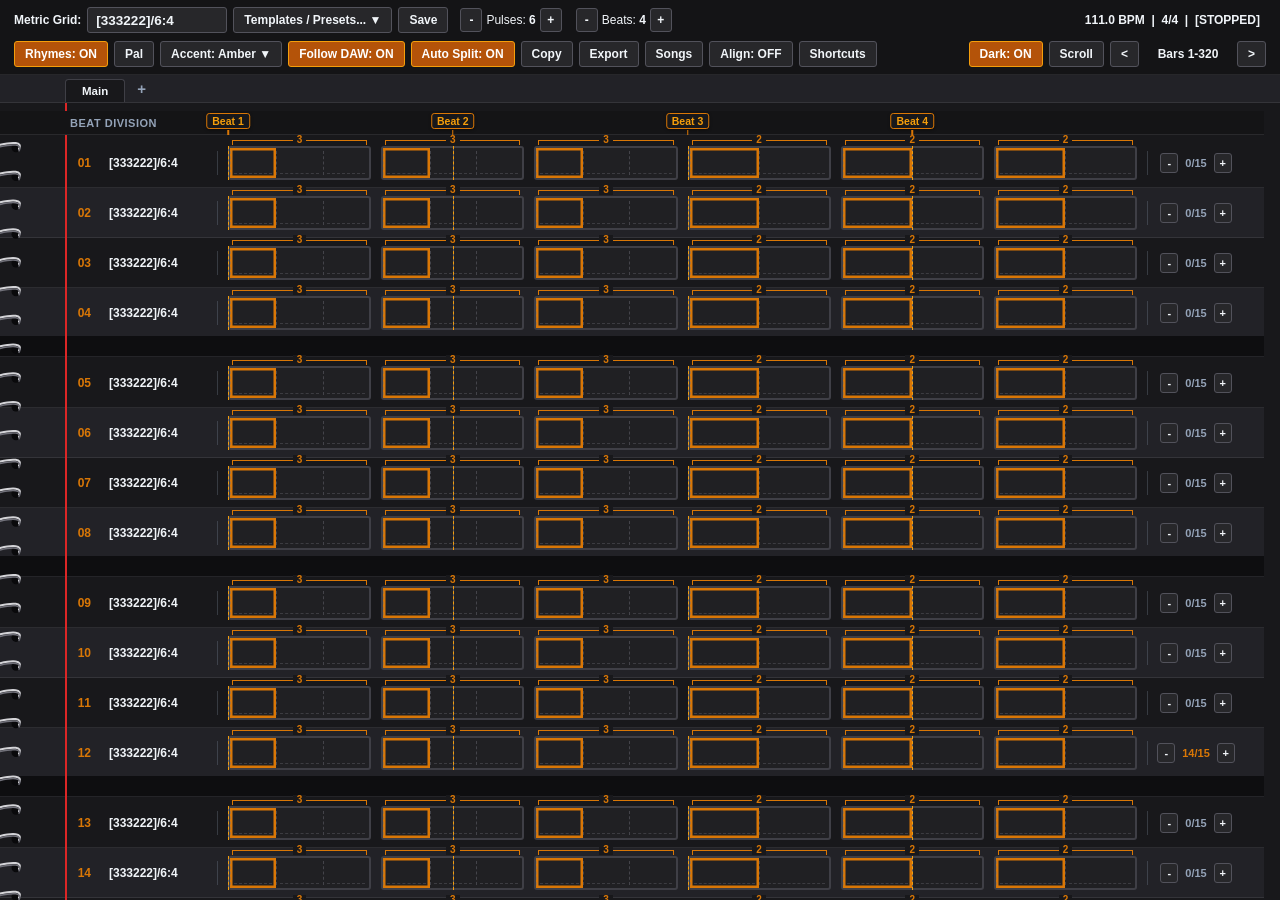
<file: Web/index.html>
<!DOCTYPE html>
<html lang="en">
<head>
  <meta charset="UTF-8">
  <title>compass4cadence — Lyric & Rhythm Notepad</title>
  <meta name="viewport" content="width=1024, user-scalable=yes, viewport-fit=cover">
  <meta name="theme-color" content="#D97706">
  <meta name="description" content="Multi-meter lyric notebook with syllable counts, phoneme rhymes, and live syncopated playback.">
  <link rel="manifest" href="manifest.json">
  <link rel="stylesheet" href="style.css?v=10">
  <link rel="icon" href="data:image/svg+xml,<svg xmlns=%22http://www.w3.org/2000/svg%22 viewBox=%220 0 100 100%22><polygon points=%2250,6 63,38 94,50 63,62 50,94 37,62 6,50 37,38%22 fill=%22%23262626%22/><polygon points=%2250,10 60,40 50,50%22 fill=%22%23D97706%22/><polygon points=%2250,10 40,40 50,50%22 fill=%22%23F59E0B%22/><polygon points=%2250,90 60,60 50,50%22 fill=%22%2371717A%22/><polygon points=%2250,90 40,60 50,50%22 fill=%22%23A1A1AA%22/><circle cx=%2250%22 cy=%2250%22 r=%225%22 fill=%22%23FAF8F2%22/></svg>">
</head>
<body class="dark-mode">
  <div id="app-window">
    <!-- VST3 Header Component -->
    <header id="notebook-header">
      <!-- Header Row 1 -->
      <div class="header-row">
        <div class="header-left">
          <span class="header-label">Metric Grid:</span>
          <input type="text" id="metric-grid-editor" class="notation-box" value="[333222]/6:4" title="Metric cross-rhythm notation [subdivisions per pulse]/pulses:beats (e.g. [333222]/6:4, [4444]/4:4)">
          
          <button id="preset-combo-btn" class="vst-btn" title="Select standard rhythmic flow template or custom preset">Templates / Presets... ▼</button>
          <button id="save-preset-btn" class="vst-btn" title="Save current metric configuration as a custom preset">Save</button>

          <div class="stepper-control" style="margin-left: 6px;">
            <button id="dec-pulse-btn" class="mini-btn" title="Remove rightmost pulse group from the bar">-</button>
            <span class="header-label-dim">Pulses: <b id="pulses-count-val">6</b></span>
            <button id="inc-pulse-btn" class="mini-btn" title="Append a new pulse group to each bar">+</button>
          </div>

          <div class="stepper-control" style="margin-left: 8px;">
            <button id="dec-beat-btn" class="mini-btn" title="Decrease reference beat count per bar (M)">-</button>
            <span class="header-label-dim">Beats: <b id="beats-count-val">4</b></span>
            <button id="inc-beat-btn" class="mini-btn" title="Increase reference beat count per bar (M)">+</button>
          </div>
        </div>

        <div class="header-right">
          <span id="daw-status-label" class="daw-status-text" title="Host tempo, time signature, transport status. Click to toggle Play/Stop (Spacebar)">111.0 BPM &nbsp;|&nbsp; 4/4 &nbsp;|&nbsp; [STOPPED]</span>
        </div>
      </div>

      <!-- Header Row 2 -->
      <div class="header-row">
        <div class="header-left">
          <button id="rhyme-toggle-btn" class="vst-btn" title="Highlight syllables by phonetic rhyme family">Rhymes: OFF</button>
          <button id="vowel-palette-btn" class="vst-btn" title="Customize Vowel Rhyme Color Palette...">Pal</button>
          <button id="theme-accent-btn" class="vst-btn" title="Choose UI Theme Accent Color">Accent: Amber ▼</button>
          <input type="color" id="custom-accent-picker" style="display:none;" value="#d97706">
          <button id="follow-toggle-btn" class="vst-btn toggled" title="Auto-scroll notebook view to follow active playhead position">Follow DAW: ON</button>
          <button id="auto-split-btn" class="vst-btn toggled" title="Automatically split pasted text into syllables">Auto Split: ON</button>
          <button id="copy-btn" class="vst-btn" title="Copy lyrics to clipboard (or selected boxes). Also Ctrl+C">Copy</button>
          <button id="export-btn" class="vst-btn" title="Export lyrics as formatted Text (.txt), Spreadsheet (.csv), or printable HTML table (.html)">Export</button>
          <button id="songs-btn" class="vst-btn" title="Save, load, and manage full song/lyrics projects">Songs</button>
          <button id="align-toggle-btn" class="vst-btn" title="Toggle visibility of alignment controls on all boxes">Align: OFF</button>
          <button id="shortcuts-btn" class="vst-btn" title="View keyboard shortcuts cheat sheet">Shortcuts</button>
        </div>

        <div class="header-right">
          <button id="dark-mode-btn" class="vst-btn toggled" title="Toggle between Warm Paper Light Mode and High-Contrast Dark Mode">Dark: ON</button>
          <button id="view-mode-btn" class="vst-btn" title="Toggle between Continuous Scroll and 16-Bar Pages">Scroll</button>

          <button id="prev-page-btn" class="vst-btn" title="Scroll up 16 bars">&lt;</button>
          <span id="page-display-label" class="header-label" style="min-width: 86px; text-align: center;">Bars 1-320</span>
          <button id="next-page-btn" class="vst-btn" title="Scroll down 16 bars">&gt;</button>
        </div>
      </div>
    </header>

    <!-- Notebook Divider Tabs Bar -->
    <div id="tabs-strip">
      <!-- Populated dynamically: [Main] [+] -->
    </div>

    <!-- Notebook Canvas Viewport -->
    <div id="notebook-viewport">
      <!-- Double-wire spiral binder canvas on left -->
      <canvas id="spiral-canvas"></canvas>
      <!-- Crimson notebook margin line at x=65px -->
      <div class="margin-rule-line"></div>
      <!-- Page Content with lines of bars -->
      <div id="notebook-page"></div>
    </div>

    <!-- Custom Popup Menus -->
    <div id="preset-menu" class="popup-menu"></div>
    <div id="export-menu" class="popup-menu"></div>
    <div id="songs-menu" class="popup-menu"></div>
    <div id="accent-menu" class="popup-menu"></div>
    <div id="context-menu" class="popup-menu"></div>
    <div id="row-add-menu" class="popup-menu"></div>
    <div id="vowel-palette-dialog" class="modal-dialog" style="display: none;"></div>
    <div id="shortcuts-dialog" class="modal-dialog" style="display: none;"></div>
  </div>

  <script src="app.js?v=12"></script>
</body>
</html>
</file>
<file: Web/style.css>
/* Compass Cadence — Exact 1:1 VST3 Notebook Stationery Design System */
:root {
  --bg-app: #d8d2c4;
  --paper-bg: #faf8f2;
  --paper-even: #efe9dc;
  --stanza-break: #e2d9c8;
  --paper-rule: rgba(176, 196, 222, 0.45);
  --margin-red: #b91c1c;
  --graphite: #262626;
  --light-graphite: #71717a;
  --pulse-box-border: #52525b;
  --pulse-box-bg: transparent;
  --copper-accent: #d97706;
  --copper-hover: #f59e0b;
  --copper-dark: #b45309;
  --header-bg: #f2efe7;
  --header-border: #dcd6c8;
  --tab-bg: #ded7c5;
  --tab-active: #faf8f2;
  --btn-bg: #f2efe7;
  --btn-border: #c4beaf;
  --cell-text: #262626;
  --cell-bold: #000000;
  --menu-bg: #faf8f2;
  --menu-border: #a1a1aa;
  --menu-hover: rgba(254, 240, 138, 0.65);
}

body.dark-mode {
  --bg-app: #09090b;
  --paper-bg: #18181b;
  --paper-even: #222227;
  --stanza-break: #0e0e10;
  --paper-rule: rgba(113, 113, 122, 0.22);
  --margin-red: #dc2626;
  --graphite: #f1f5f9;
  --light-graphite: #94a3b8;
  --pulse-box-border: #3f3f46;
  --pulse-box-bg: #202023;
  --copper-accent: #d97706;
  --copper-hover: #f59e0b;
  --copper-dark: #b45309;
  --header-bg: #141416;
  --header-border: #27272a;
  --tab-bg: #1f1f23;
  --tab-active: #18181b;
  --btn-bg: #27272a;
  --btn-border: #52525b;
  --cell-text: #f1f5f9;
  --cell-bold: #ffffff;
  --menu-bg: #202024;
  --menu-border: #52525b;
  --menu-hover: #b45309;
}

*, button, input, select, textarea {
  box-sizing: border-box;
  margin: 0;
  padding: 0;
  -webkit-user-select: none;
  user-select: none;
  font-family: Calibri, "Segoe UI", -apple-system, BlinkMacSystemFont, Roboto, "Helvetica Neue", Arial, sans-serif !important;
}

html, body {
  width: 100%;
  height: 100%;
  overflow: hidden;
  background: var(--bg-app);
  color: var(--graphite);
  font-family: Calibri, "Segoe UI", -apple-system, BlinkMacSystemFont, Roboto, "Helvetica Neue", Arial, sans-serif !important;
}

#app-window {
  display: flex;
  flex-direction: column;
  width: 100vw;
  height: 100vh;
  background: var(--paper-bg);
  position: relative;
}

/* ==================== VST3 TWO-ROW HEADER ==================== */
header#notebook-header {
  background: var(--header-bg);
  border-bottom: 1px solid var(--header-border);
  padding: 6px 14px 6px 14px;
  display: flex;
  flex-direction: column;
  gap: 6px;
  z-index: 50;
  flex-shrink: 0;
}

.header-row {
  display: flex;
  align-items: center;
  justify-content: space-between;
  gap: 8px;
  height: 28px;
}

.header-left, .header-right {
  display: flex;
  align-items: center;
  gap: 6px;
  flex-shrink: 0;
}

.header-label {
  font-size: 12px;
  font-weight: 700;
  color: var(--graphite);
  white-space: nowrap;
}

.header-label-dim {
  font-size: 12px;
  font-weight: 500;
  color: var(--graphite);
  white-space: nowrap;
}

.notation-box {
  background: var(--btn-bg);
  border: 1px solid var(--btn-border);
  border-radius: 3px;
  padding: 3px 8px;
  font-family: Calibri, "Segoe UI", sans-serif;
  font-size: 13.5px;
  font-weight: 700;
  color: var(--graphite);
  width: 140px;
  height: 26px;
  outline: none;
  user-select: text;
  -webkit-user-select: text;
}
.notation-box:focus {
  border-color: var(--copper-hover);
}

/* VST3 Push Buttons */
button.vst-btn {
  background: var(--btn-bg);
  border: 1px solid var(--btn-border);
  border-radius: 3px;
  color: var(--graphite);
  font-family: Calibri, "Segoe UI", sans-serif;
  font-size: 12px;
  font-weight: 600;
  padding: 4px 10px;
  cursor: pointer;
  white-space: nowrap;
  display: inline-flex;
  align-items: center;
  justify-content: center;
  gap: 4px;
  height: 26px;
  line-height: 1;
  transition: background 0.08s, border-color 0.08s;
}
button.vst-btn:hover {
  border-color: var(--copper-accent);
}
button.vst-btn:active {
  background: var(--copper-dark);
  color: #ffffff;
}
button.vst-btn.toggled {
  background: var(--copper-dark);
  border-color: var(--copper-hover);
  color: #ffffff;
}

/* Stepper Group */
.stepper-control {
  display: inline-flex;
  align-items: center;
  gap: 4px;
}
.mini-btn {
  background: var(--btn-bg);
  border: 1px solid var(--btn-border);
  border-radius: 3px;
  color: var(--graphite);
  font-size: 12px;
  font-weight: 700;
  width: 22px;
  height: 24px;
  cursor: pointer;
  display: inline-flex;
  align-items: center;
  justify-content: center;
}
.mini-btn:hover {
  border-color: var(--copper-accent);
  color: var(--copper-accent);
}

.daw-status-text {
  font-family: Calibri, "Segoe UI", sans-serif;
  font-size: 12px;
  font-weight: 700;
  color: var(--graphite);
  padding: 4px 6px;
  white-space: nowrap;
  cursor: pointer;
}
.daw-status-text:hover {
  color: var(--copper-hover);
}

/* ==================== NOTEBOOK DIVIDER TABS ==================== */
#tabs-strip {
  display: flex;
  align-items: flex-end;
  height: 28px;
  padding-left: 65px;
  background: var(--paper-even);
  border-bottom: 1px solid var(--paper-rule);
  gap: 4px;
  overflow-x: auto;
  flex-shrink: 0;
  position: relative;
}

.notebook-tab {
  background: var(--tab-bg);
  border: 1px solid var(--pulse-box-border);
  border-bottom: none;
  border-radius: 3.5px 3.5px 0 0;
  padding: 4px 16px 5px 16px;
  font-size: 11.5px;
  font-weight: 700;
  color: var(--light-graphite);
  cursor: pointer;
  display: flex;
  align-items: center;
  gap: 8px;
  position: relative;
  transition: background 0.1s;
  height: 24px;
}
.notebook-tab.active {
  background: var(--tab-active);
  color: var(--graphite);
  border-bottom: 1px solid var(--tab-active);
  margin-bottom: -1px;
}
.notebook-tab .close-tab {
  font-size: 13px;
  opacity: 0.6;
  border-radius: 50%;
  width: 14px;
  height: 14px;
  display: inline-flex;
  align-items: center;
  justify-content: center;
}
.notebook-tab .close-tab:hover {
  opacity: 1;
  color: #ef4444;
}

#add-tab-btn {
  background: transparent;
  border: 1px solid transparent;
  font-size: 15px;
  font-weight: bold;
  color: var(--light-graphite);
  cursor: pointer;
  padding: 2px 7px;
  margin-bottom: 2px;
  border-radius: 3px;
}
#add-tab-btn:hover {
  color: var(--copper-accent);
  border-color: var(--btn-border);
}

/* ==================== NOTEBOOK CANVAS ==================== */
#notebook-viewport {
  flex: 1;
  overflow-y: auto;
  overflow-x: auto;
  background: var(--paper-bg);
  position: relative;
}

#notebook-page {
  min-width: 980px;
  position: relative;
  padding: 8px 16px 120px 0;
}

/* Spiral Rings (Double-wire left margin binder) */
#spiral-canvas {
  position: absolute;
  top: 0;
  left: 0;
  width: 42px;
  height: 100%;
  pointer-events: none;
  z-index: 10;
}

/* Crimson Margin Rule */
.margin-rule-line {
  position: absolute;
  top: 0;
  bottom: 0;
  left: 65px;
  width: 1.5px;
  background: var(--margin-red);
  pointer-events: none;
  z-index: 10;
}

/* Bar Line Row */
.bar-row {
  display: flex;
  align-items: center;
  height: 50px;
  border-bottom: 1px solid var(--paper-rule);
  position: relative;
  padding-left: 0;
}

.bar-row.even-line {
  background: var(--paper-even);
}

.bar-row.stanza-break {
  margin-bottom: 20px;
  border-bottom: 1px solid var(--paper-rule);
}
.bar-row.stanza-break::after {
  content: "";
  position: absolute;
  bottom: -20px;
  left: 0;
  right: 0;
  height: 20px;
  background: var(--stanza-break);
  border-bottom: 1px solid var(--paper-rule);
  pointer-events: none;
}

/* Playhead Marker in Left Margin (Stationary Gutter Arrow ▶) */
.gutter-col {
  width: 65px;
  display: flex;
  align-items: center;
  justify-content: flex-end;
  padding-right: 6px;
  flex-shrink: 0;
  position: relative;
}

.playhead-arrow {
  color: var(--copper-accent);
  font-size: 11px;
  position: absolute;
  right: 6px;
  display: none;
}
.playhead-arrow.active {
  display: block;
}

/* Line Number (Orange Two-Digit Label: 01, 02... 20) */
.bar-num-text {
  font-size: 12px;
  font-family: Calibri, "Segoe UI", sans-serif;
  font-weight: 700;
  color: var(--copper-accent);
  width: 26px;
  text-align: right;
  margin-right: 10px;
  flex-shrink: 0;
}

/* Metric Cross-Rhythm Label: [333222]/6:4 */
.bar-metric-label {
  font-family: Calibri, "Segoe UI", sans-serif;
  font-size: 12px;
  font-weight: 700;
  color: var(--graphite);
  width: 96px;
  margin-left: 8px;
  margin-right: 8px;
  cursor: pointer;
  flex-shrink: 0;
  user-select: text;
  -webkit-user-select: text;
  white-space: nowrap;
}
.bar-metric-label:hover {
  color: var(--copper-hover);
}

/* Subtle Vertical Column Dividers */
.col-divider {
  width: 1px;
  height: 24px;
  background: var(--light-graphite);
  opacity: 0.25;
  margin: 0 4px;
  flex-shrink: 0;
}

/* Pulse Boxes Grid */
.bar-pulses-grid {
  display: flex;
  flex: 1;
  gap: 10px; /* Requirement 4: 10px gap */
  align-items: center;
  margin: 0 6px;
  position: relative;
}

/* Static DAW Structural Beat Grid Lines (Requirement 5) */
.daw-beat-line {
  position: absolute;
  top: 0;
  bottom: 0;
  width: 1px;
  background: rgba(82, 82, 91, 0.35);
  border-right: 1px dashed var(--copper-accent);
  pointer-events: none;
  z-index: 10; /* Render over pulse boxes so it is always visible across syllable cell bars */
}

body.dark-mode .daw-beat-line {
  background: rgba(255, 255, 255, 0.28);
  border-right: 1px dashed var(--copper-hover);
}

/* DAW Timeline Beat Ruler at Top of Display */
.daw-timeline-ruler {
  display: flex;
  align-items: center;
  height: 24px;
  border-bottom: 1.5px solid var(--paper-rule);
  background: var(--header-bg);
  margin-bottom: 3px;
  position: sticky;
  top: 0;
  z-index: 25;
}

.daw-ruler-left {
  width: 222px;
  padding-left: 70px;
  font-family: Calibri, "Segoe UI", sans-serif;
  font-size: 11px;
  font-weight: 700;
  text-transform: uppercase;
  letter-spacing: 0.5px;
  color: var(--light-graphite);
  flex-shrink: 0;
}

.daw-ruler-grid {
  display: flex;
  flex: 1;
  height: 100%;
  position: relative;
  margin: 0 6px;
}

.daw-ruler-right {
  width: 121px;
  flex-shrink: 0;
}

.daw-beat-indicator {
  position: absolute;
  top: 2px;
  display: flex;
  flex-direction: column;
  align-items: center;
  pointer-events: none;
}

.daw-beat-badge {
  background: var(--paper-bg);
  border: 1px solid var(--copper-accent);
  border-radius: 3px;
  color: var(--copper-dark);
  font-family: Calibri, "Segoe UI", sans-serif;
  font-size: 10.5px;
  font-weight: 800;
  padding: 0 5px;
  line-height: 14px;
  box-shadow: 0 1px 2px rgba(0, 0, 0, 0.08);
  white-space: nowrap;
}

body.dark-mode .daw-beat-badge {
  background: var(--paper-bg);
  color: var(--copper-hover);
  border-color: var(--copper-accent);
  box-shadow: 0 1px 3px rgba(0, 0, 0, 0.4);
}

.daw-beat-tick {
  width: 1.5px;
  height: 5px;
  background: var(--copper-accent);
  margin-top: 1px;
}

/* Pulse Group Component (2.2px rounded border defining the macro-pulse) */
.pulse-group-box {
  display: flex;
  flex: 1;
  height: 34px;
  border: 2.2px solid var(--pulse-box-border);
  border-radius: 3px;
  background: var(--pulse-box-bg);
  position: relative;
  overflow: visible;
  z-index: 2;
}

/* Tuplet Bracket Above Pulse Group Box (Requirement 2) */
.tuplet-bracket {
  position: absolute;
  top: -9px;
  left: 2px;
  right: 2px;
  height: 7px;
  display: flex;
  align-items: center;
  justify-content: center;
  pointer-events: none;
  z-index: 5;
}

.tuplet-bracket-line {
  position: absolute;
  top: 1px;
  left: 0;
  right: 0;
  height: 5px;
  border-top: 1.5px solid var(--copper-accent);
  border-left: 1.5px solid var(--copper-accent);
  border-right: 1.5px solid var(--copper-accent);
}

.tuplet-numeral {
  position: relative;
  background: var(--paper-bg);
  padding: 0 4px;
  font-family: Calibri, "Segoe UI", sans-serif;
  font-size: 10px;
  font-weight: 700;
  color: var(--copper-accent);
  line-height: 1;
  margin-top: -4px;
  z-index: 6;
}

body.dark-mode .tuplet-numeral {
  background: var(--paper-bg);
}

.even-line .tuplet-numeral {
  background: var(--paper-even);
}

/* Tuplet Bracket State Machine */
body.tuplet-mode-off .tuplet-bracket {
  display: none !important;
}

body.tuplet-mode-active .bar-row:not(.active-line) .tuplet-bracket {
  display: none !important;
}

/* Visibility threshold for row compression (<36px) */
.bar-row.compressed-row .tuplet-numeral {
  display: none !important;
}

/* Syllable Cell Component */
.syllable-cell {
  flex: 1;
  height: 100%;
  display: flex;
  align-items: center;
  justify-content: center;
  position: relative;
  cursor: text;
  background: transparent;
  padding: 0 2px;
}

/* Continuous Internal Perimeter Stress Border on first cell of each pulse group (Requirement 3) */
.syllable-cell.stress-cell,
.pulse-group-box .syllable-cell:first-child {
  box-shadow: inset 0 0 0 2.5px var(--copper-accent);
}

/* Inner dashed divider between cells */
.syllable-cell:not(:first-child)::before {
  content: "";
  position: absolute;
  left: 0;
  top: 3px;
  bottom: 3px;
  width: 1px;
  border-left: 1px dashed rgba(113, 113, 122, 0.45);
  pointer-events: none;
}

/* Live Inline Text */
.cell-text {
  width: 100%;
  height: 100%;
  display: flex;
  align-items: center;
  padding: 0 3px;
  font-size: 13.5px;
  font-family: Calibri, "Segoe UI", sans-serif;
  font-weight: 500;
  color: var(--cell-text);
  white-space: nowrap;
  overflow: hidden;
  text-overflow: ellipsis;
  pointer-events: none;
}
.cell-text.align-left { justify-content: flex-start; text-align: left; }
.cell-text.align-center { justify-content: center; text-align: center; }
.cell-text.align-right { justify-content: flex-end; text-align: right; }
.cell-text.bold { font-weight: 800; color: var(--cell-bold); }

/* Empty cell dotted baseline */
.cell-text.empty::after {
  content: "";
  position: absolute;
  left: 4px;
  right: 4px;
  bottom: 4px;
  border-bottom: 1px dashed rgba(113, 113, 122, 0.35);
}

/* Cell Selection / Focus */
.syllable-cell.selected {
  background: rgba(37, 99, 235, 0.25);
  outline: 1.5px solid rgba(37, 99, 235, 0.65);
}
.syllable-cell.focused {
  outline: 2px solid var(--copper-hover);
  background: rgba(217, 119, 6, 0.15);
}

/* Active Inline Text Input */
input.cell-active-input {
  position: absolute;
  top: 0;
  left: 0;
  width: 100%;
  height: 100%;
  background: transparent;
  border: none;
  outline: none;
  font-size: 13.5px;
  font-family: Calibri, "Segoe UI", sans-serif;
  font-weight: 500;
  color: var(--cell-text);
  padding: 0 3px;
  z-index: 15;
  user-select: text;
  -webkit-user-select: text;
}
input.cell-active-input.bold { font-weight: 800; color: var(--cell-bold); }
input.cell-active-input.align-left { text-align: left; }
input.cell-active-input.align-center { text-align: center; }
input.cell-active-input.align-right { text-align: right; }

/* Cell Alignment Controls (Visible concurrently only when body.show-align-controls is set) */
.cell-align-panel {
  position: absolute;
  bottom: 1px;
  left: 1px;
  right: 1px;
  height: 12px;
  display: none;
  align-items: center;
  justify-content: space-between;
  z-index: 20;
  pointer-events: none;
}
body.show-align-controls .cell-align-panel {
  display: flex;
}

/* Syllable Cell Corner Hover Plus Button (+ alters line meter) */
/* Positioned VISIBLY OUTSIDE below the cell's bottom border so it never covers any text */
.cell-corner-add-btn {
  position: absolute;
  top: calc(100% + 4px);
  width: 14px;
  height: 10px;
  background: var(--btn-bg);
  border: 1px solid var(--copper-accent);
  color: var(--copper-accent);
  border-radius: 2px;
  font-size: 11px;
  font-weight: 700;
  line-height: 1;
  display: none;
  align-items: center;
  justify-content: center;
  cursor: pointer;
  z-index: 35;
  box-shadow: 0 1px 3px rgba(0, 0, 0, 0.25);
  transition: transform 0.08s, background 0.08s, color 0.08s;
  pointer-events: auto;
  padding: 0;
}
/* Invisible hover bridge across the 4px gap so moving the mouse down to click never drops hover */
.cell-corner-add-btn::before {
  content: "";
  position: absolute;
  top: -6px;
  left: -4px;
  right: -4px;
  bottom: -3px;
}
.cell-corner-add-btn:hover {
  background: var(--copper-accent);
  color: #ffffff;
  transform: scale(1.15);
}
.cell-corner-add-btn.left {
  left: 1px;
  right: auto;
}
.cell-corner-add-btn.right {
  right: 1px;
  left: auto;
}
.syllable-cell:hover .cell-corner-add-btn {
  display: flex;
}

/* Syllable Cell Center Bottom Minus Button (- removes cell from meter) */
/* Positioned VISIBLY BELOW the cell's bottom border (with 4px daylight air gap) so it never touches or disrupts the box */
.cell-bottom-remove-btn {
  position: absolute;
  top: calc(100% + 4px);
  left: 50%;
  transform: translateX(-50%);
  width: 14px;
  height: 10px;
  background: var(--btn-bg);
  border: 1px solid #ef4444;
  color: #ef4444;
  border-radius: 2px;
  font-size: 11px;
  font-weight: 700;
  line-height: 1;
  display: none;
  align-items: center;
  justify-content: center;
  cursor: pointer;
  z-index: 36;
  box-shadow: 0 1px 3px rgba(0, 0, 0, 0.25);
  transition: transform 0.08s, background 0.08s, color 0.08s;
  pointer-events: auto;
  padding: 0;
}
/* Invisible hover bridge across the 4px gap so moving the mouse down to click never drops hover */
.cell-bottom-remove-btn::before {
  content: "";
  position: absolute;
  top: -6px;
  left: -4px;
  right: -4px;
  bottom: -3px;
}
.cell-bottom-remove-btn:hover {
  background: #ef4444;
  color: #ffffff;
  transform: translateX(-50%) scale(1.15);
}
.syllable-cell:hover .cell-bottom-remove-btn {
  display: flex;
}

.align-arrow-left, .align-arrow-right {
  width: 13px;
  height: 11px;
  background: transparent;
  border: none;
  font-size: 10px;
  color: var(--copper-accent);
  cursor: pointer;
  pointer-events: auto;
  display: flex;
  align-items: center;
  justify-content: center;
  line-height: 1;
  padding: 0;
}
.align-arrow-left:hover, .align-arrow-right:hover {
  color: var(--copper-hover);
  font-weight: bold;
}
.align-arrow-left.active, .align-arrow-right.active {
  color: #ffffff;
  background: var(--copper-accent);
  border-radius: 2px;
}

.align-underline-wrapper {
  flex: 1;
  height: 14px;
  margin: 0 3px;
  display: flex;
  align-items: flex-end;
  padding-bottom: 2px;
  cursor: pointer;
  pointer-events: auto;
}
.align-underline-bar {
  width: 100%;
  height: 3.5px;
  background: var(--copper-accent);
  border-radius: 2px;
  transition: height 0.08s, background 0.08s;
}
.align-underline-wrapper:hover .align-underline-bar {
  background: var(--copper-hover);
  height: 5px;
}
.align-underline-bar.active {
  background: var(--copper-hover);
}

/* Color Palette Grid for Right Click Menu */
.palette-grid {
  display: grid;
  grid-template-columns: repeat(4, 1fr);
  gap: 4px;
  padding: 6px 12px;
}
.palette-swatch {
  width: 22px;
  height: 22px;
  border-radius: 3px;
  cursor: pointer;
  border: 1px solid rgba(161, 161, 170, 0.4);
  transition: transform 0.1s;
}
.palette-swatch:hover {
  transform: scale(1.15);
  border-color: #ffffff;
}

/* Syllable Counter Controls: [-] [15/15] [+] */
.syl-counter-wrapper {
  display: inline-flex;
  align-items: center;
  gap: 3px;
  width: 88px;
  margin-right: 24px;
  flex-shrink: 0;
  justify-content: center;
}

.syl-count-badge {
  font-family: Calibri, "Segoe UI", sans-serif;
  font-size: 11px;
  font-weight: 700;
  color: var(--light-graphite);
  padding: 2px 4px;
  cursor: pointer;
  user-select: none;
  white-space: nowrap;
}
.syl-count-badge.customized {
  color: var(--copper-accent);
}

.counter-btn {
  background: var(--btn-bg);
  border: 1px solid var(--btn-border);
  border-radius: 3px;
  color: var(--graphite);
  font-size: 11px;
  font-weight: 700;
  width: 18px;
  height: 20px;
  cursor: pointer;
  display: inline-flex;
  align-items: center;
  justify-content: center;
  padding: 0;
}
.counter-btn:hover {
  border-color: var(--copper-accent);
  color: var(--copper-accent);
}

/* Row Hover "+" Button Tucked in Bottom-Right Corner */
.row-add-button {
  position: absolute;
  bottom: 2px;
  right: 4px;
  width: 16px;
  height: 15px;
  background: transparent;
  border: 1px solid transparent;
  color: var(--light-graphite);
  font-size: 13px;
  font-weight: bold;
  cursor: pointer;
  opacity: 0;
  pointer-events: none;
  border-radius: 2px;
  display: flex;
  align-items: center;
  justify-content: center;
  line-height: 1;
  transition: opacity 0.1s, border-color 0.1s;
}
.bar-row:hover .row-add-button {
  opacity: 1;
  pointer-events: auto;
}
.row-add-button:hover {
  color: var(--graphite);
  background: rgba(128, 128, 128, 0.15);
  border-color: var(--btn-border);
}

/* Custom Popup Menus */
.popup-menu {
  position: fixed;
  display: none;
  background: var(--menu-bg);
  border: 1px solid var(--menu-border);
  box-shadow: 0 6px 20px rgba(0, 0, 0, 0.45);
  border-radius: 2px;
  min-width: 180px;
  z-index: 1000;
  padding: 4px 0;
  font-size: 12.5px;
  color: var(--graphite);
}
.popup-menu-header {
  padding: 6px 12px;
  font-weight: 700;
  font-size: 11.5px;
  color: var(--light-graphite);
  border-bottom: 1px solid var(--header-border);
}
.popup-menu-item {
  padding: 6px 14px;
  cursor: pointer;
  display: flex;
  align-items: center;
  justify-content: space-between;
  gap: 12px;
}
.popup-menu-item:hover {
  background: var(--menu-hover);
  color: #ffffff;
}
.popup-menu-separator {
  height: 1px;
  background: var(--header-border);
  margin: 4px 0;
}
.popup-submenu-container {
  position: relative;
}
.popup-submenu {
  display: none;
  position: absolute;
  left: 100%;
  top: -4px;
  background: var(--menu-bg);
  border: 1px solid var(--menu-border);
  box-shadow: 0 6px 20px rgba(0, 0, 0, 0.45);
  min-width: 170px;
  padding: 4px 0;
}
.popup-submenu-container:hover .popup-submenu {
  display: block;
}

/* Modal Dialog for Vowel Color Customization */
.modal-overlay {
  position: fixed;
  top: 0;
  left: 0;
  right: 0;
  bottom: 0;
  background: rgba(0, 0, 0, 0.65);
  backdrop-filter: blur(2px);
  z-index: 1000;
  display: flex;
  align-items: center;
  justify-content: center;
}

.modal-content {
  background: var(--paper-bg);
  border: 1px solid var(--btn-border);
  border-radius: 6px;
  box-shadow: 0 16px 36px rgba(0, 0, 0, 0.55);
  width: 90%;
  max-width: 440px;
  max-height: 85vh;
  display: flex;
  flex-direction: column;
  color: var(--graphite);
  font-family: "Segoe UI", sans-serif;
  overflow: hidden;
}

.modal-header {
  padding: 14px 18px;
  border-bottom: 1px solid var(--btn-border);
  display: flex;
  align-items: center;
  justify-content: space-between;
}

.modal-header h3 {
  font-size: 15px;
  font-weight: 700;
  color: var(--graphite);
}

.modal-body {
  padding: 12px 18px;
  overflow-y: auto;
  flex: 1;
  display: flex;
  flex-direction: column;
  gap: 8px;
}

.vowel-row {
  display: flex;
  align-items: center;
  justify-content: space-between;
  padding: 5px 8px;
  border-radius: 4px;
  background: var(--paper-even);
}

.vowel-info {
  display: flex;
  flex-direction: column;
}

.vowel-label {
  font-size: 13px;
  font-weight: 700;
  color: var(--graphite);
}

.vowel-examples {
  font-size: 11px;
  font-style: italic;
  color: var(--light-graphite);
}

.vowel-swatch-picker {
  display: flex;
  align-items: center;
  gap: 8px;
}

.vowel-swatch-box {
  width: 32px;
  height: 22px;
  border-radius: 3px;
  border: 1px solid rgba(0,0,0,0.3);
  cursor: pointer;
}

.vowel-color-input {
  width: 30px;
  height: 24px;
  padding: 0;
  border: 1px solid var(--btn-border);
  border-radius: 3px;
  cursor: pointer;
  background: transparent;
}

.modal-footer {
  padding: 12px 18px;
  border-top: 1px solid var(--btn-border);
  display: flex;
  align-items: center;
  justify-content: space-between;
}

/* Dark Mode Contrast Fix for Notation Editing */
body.dark-mode .notation-box {
  background: #27272a;
  color: #f1f5f9;
  border: 1px solid #52525b;
}

body.dark-mode .notation-box:focus {
  border-color: var(--copper-hover);
  background: #18181b;
}

/* Keyboard Shortcuts Modal Dialog */
#shortcuts-dialog .modal-content {
  max-width: 580px;
}

.shortcuts-table {
  display: flex;
  flex-direction: column;
  gap: 12px;
}

.shortcut-category {
  display: flex;
  flex-direction: column;
  gap: 4px;
}

.shortcut-category-title {
  font-size: 11px;
  font-weight: 700;
  text-transform: uppercase;
  letter-spacing: 0.5px;
  color: var(--copper-accent);
  border-bottom: 1px solid var(--paper-rule);
  padding-bottom: 2px;
  margin-bottom: 2px;
}

.shortcut-row {
  display: flex;
  align-items: center;
  justify-content: space-between;
  padding: 3px 6px;
  border-radius: 3px;
  background: var(--paper-even);
}

.shortcut-key-badge {
  font-family: Calibri, "Segoe UI", sans-serif;
  font-size: 11.5px;
  font-weight: 700;
  background: var(--btn-bg);
  border: 1px solid var(--btn-border);
  padding: 2px 6px;
  border-radius: 3px;
  color: var(--copper-dark);
}

body.dark-mode .shortcut-key-badge {
  color: var(--copper-hover);
}

.shortcut-description {
  font-size: 12px;
  color: var(--graphite);
}

@media (max-width: 1024px) {
  header#notebook-header {
    height: auto;
    padding-bottom: 10px;
  }
  .header-row {
    flex-wrap: wrap;
    height: auto;
    margin-bottom: 4px;
  }
  .header-left, .header-right {
    flex-wrap: wrap;
    margin-bottom: 4px;
  }
}
</file>
